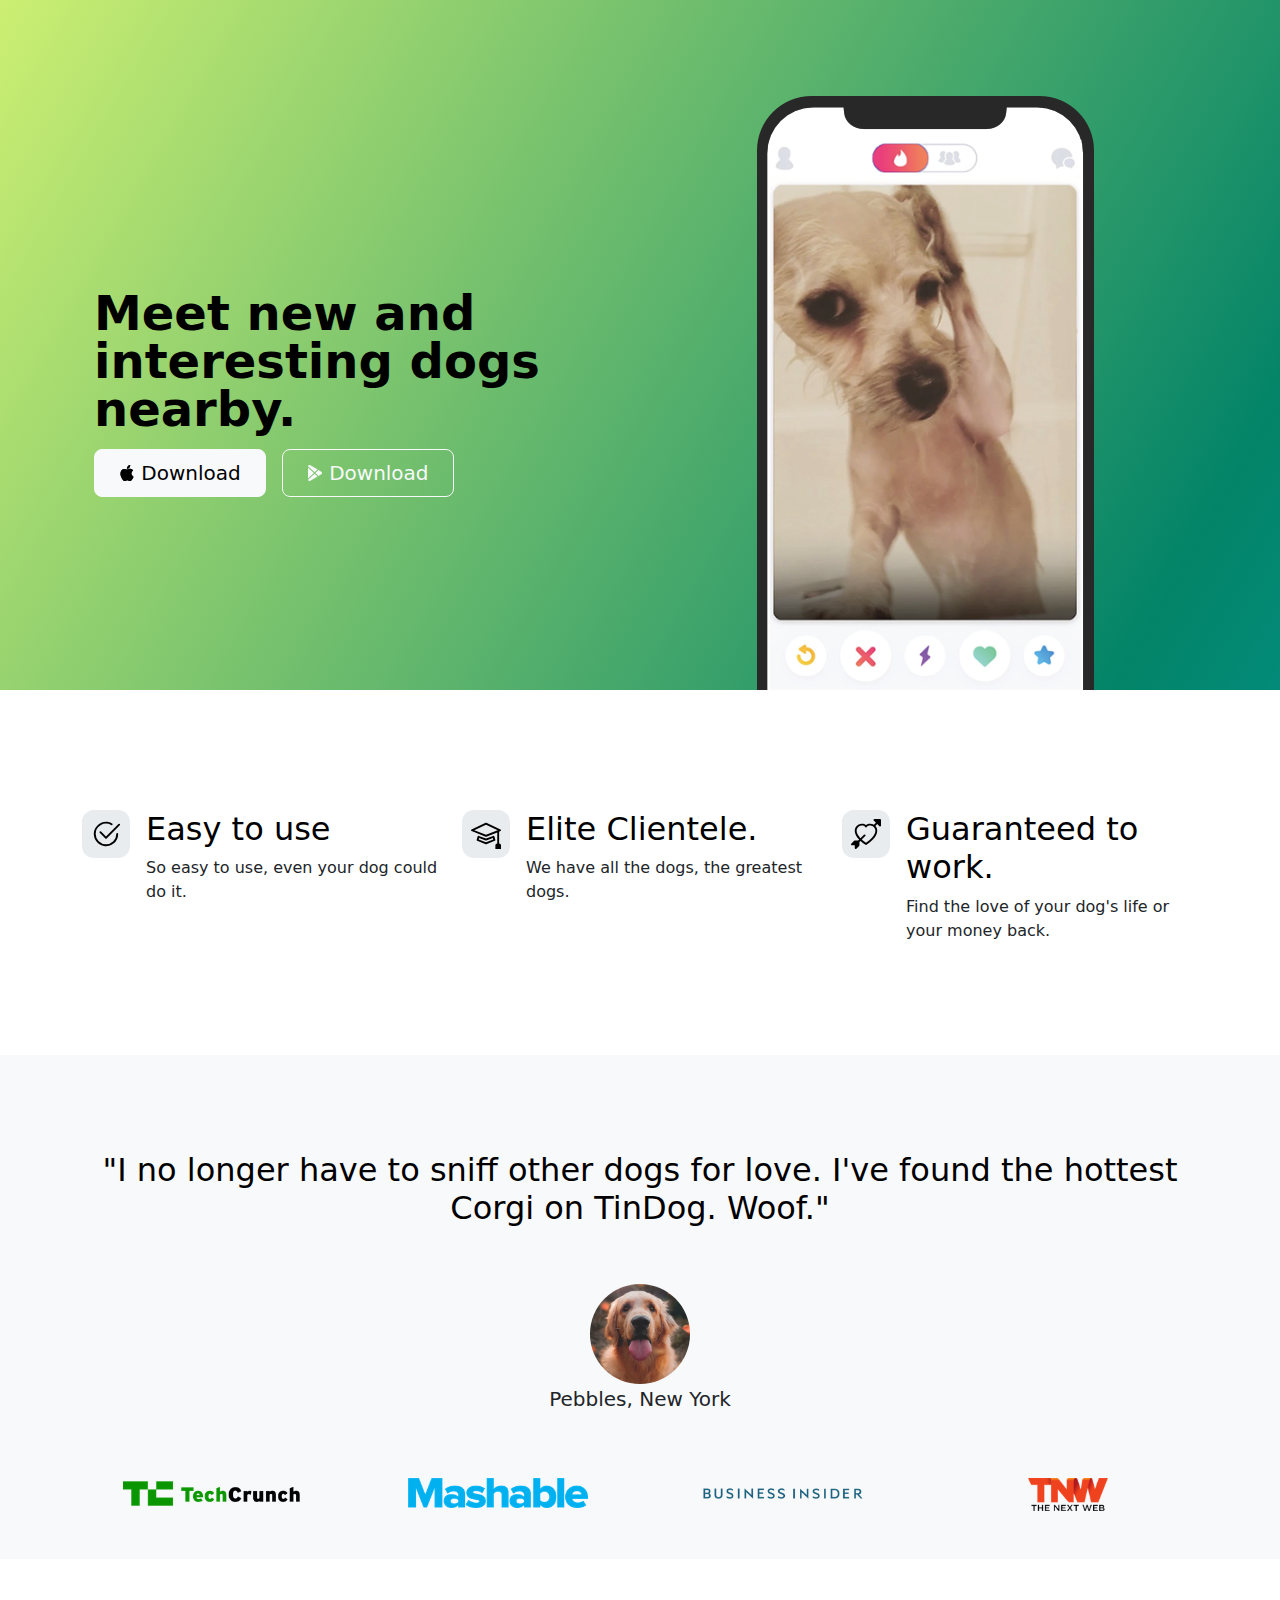
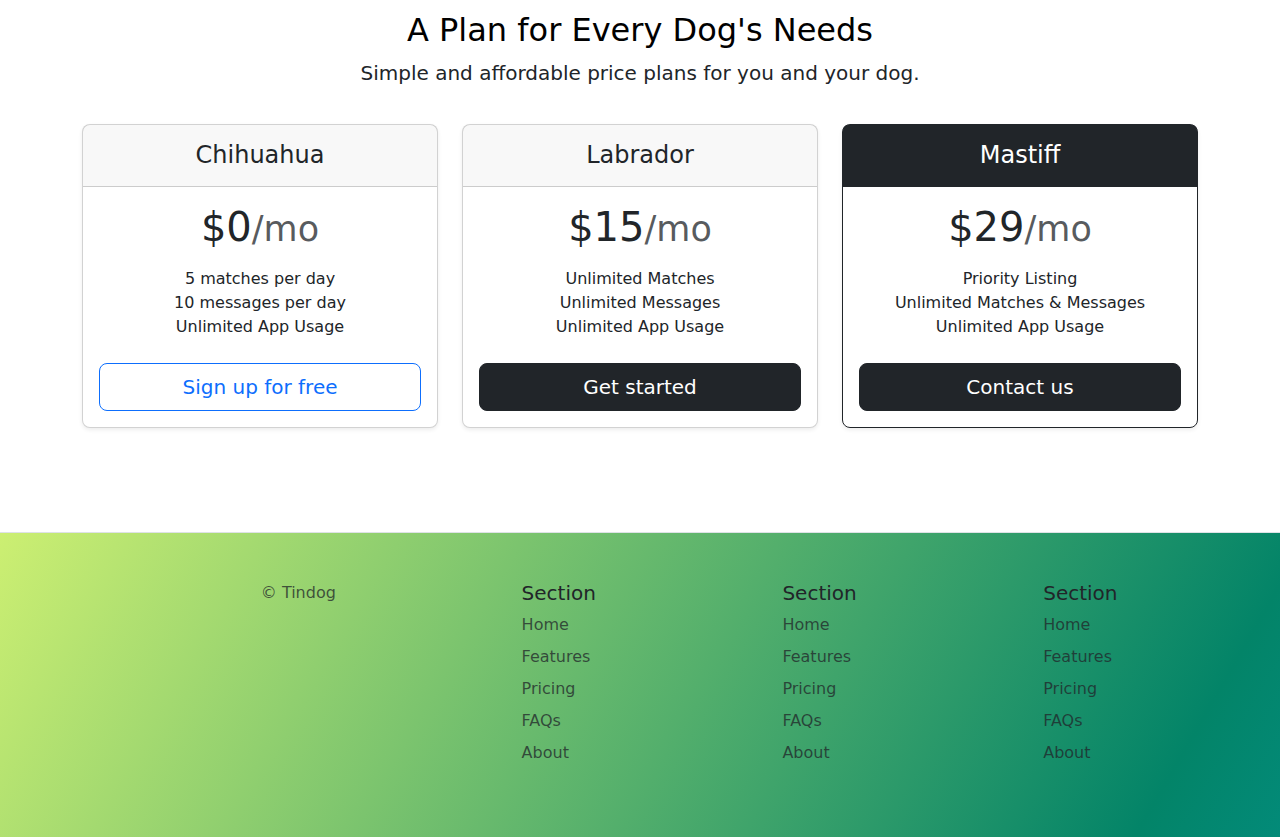
<file: index.html>
<!DOCTYPE html>
<html lang="en">

<head>
  <meta charset="UTF-8">
  <meta name="viewport" content="width=device-width, initial-scale=1.0">
  <link href="https://cdn.jsdelivr.net/npm/bootstrap@5.3.3/dist/css/bootstrap.min.css" rel="stylesheet" integrity="sha384-QWTKZyjpPEjISv5WaRU9OFeRpok6YctnYmDr5pNlyT2bRjXh0JMhjY6hW+ALEwIH" crossorigin="anonymous">
  <link rel="stylesheet" href="./css/style.css"/>
  <title>TinDog</title>
</head>

<body>

  <!-- Title -->
  <section class="gradient-background" id="title">
    <div class="container col-xxl-8 px-4 pt-5">
      <div class="row flex-lg-row-reverse align-items-center g-5 pt-5">
        <div class="col-10 col-sm-8 col-lg-6">
          <img src="./images/iphone.png" class="d-block mx-lg-auto img-fluid" alt="Bootstrap Themes"  loading="lazy">
        </div>
        <div class="col-lg-6">
          <h1 class="display-5 fw-bold text-body-emphasis lh-1 mb-3">Meet new and interesting dogs nearby.</h1>
          <div class="d-grid gap-2 d-md-flex justify-content-md-start">
            <button type="button" class="btn btn-light btn-lg px-4 me-md-2" fdprocessedid="4q83fd">
              <svg xmlns="http://www.w3.org/2000/svg" width="16" height="16" fill="currentColor"
              class="bi bi-apple mb-1" viewBox="0 0 16 16">
                <path
                d="M11.182.008C11.148-.03 9.923.023 8.857 1.18c-1.066 1.156-.902 2.482-.878 2.516.024.034 1.52.087 2.475-1.258.955-1.345.762-2.391.728-2.43Zm3.314 11.733c-.048-.096-2.325-1.234-2.113-3.422.212-2.189 1.675-2.789 1.698-2.854.023-.065-.597-.79-1.254-1.157a3.692 3.692 0 0 0-1.563-.434c-.108-.003-.483-.095-1.254.116-.508.139-1.653.589-1.968.607-.316.018-1.256-.522-2.267-.665-.647-.125-1.333.131-1.824.328-.49.196-1.422.754-2.074 2.237-.652 1.482-.311 3.83-.067 4.56.244.729.625 1.924 1.273 2.796.576.984 1.34 1.667 1.659 1.899.319.232 1.219.386 1.843.067.502-.308 1.408-.485 1.766-.472.357.013 1.061.154 1.782.539.571.197 1.111.115 1.652-.105.541-.221 1.324-1.059 2.238-2.758.347-.79.505-1.217.473-1.282Z" />
                <path
                d="M11.182.008C11.148-.03 9.923.023 8.857 1.18c-1.066 1.156-.902 2.482-.878 2.516.024.034 1.52.087 2.475-1.258.955-1.345.762-2.391.728-2.43Zm3.314 11.733c-.048-.096-2.325-1.234-2.113-3.422.212-2.189 1.675-2.789 1.698-2.854.023-.065-.597-.79-1.254-1.157a3.692 3.692 0 0 0-1.563-.434c-.108-.003-.483-.095-1.254.116-.508.139-1.653.589-1.968.607-.316.018-1.256-.522-2.267-.665-.647-.125-1.333.131-1.824.328-.49.196-1.422.754-2.074 2.237-.652 1.482-.311 3.83-.067 4.56.244.729.625 1.924 1.273 2.796.576.984 1.34 1.667 1.659 1.899.319.232 1.219.386 1.843.067.502-.308 1.408-.485 1.766-.472.357.013 1.061.154 1.782.539.571.197 1.111.115 1.652-.105.541-.221 1.324-1.059 2.238-2.758.347-.79.505-1.217.473-1.282Z" />
              </svg>  
              Download
            </button>
            <button type="button" class="btn btn-outline-light btn-lg px-4" fdprocessedid="7zc3rw">
              <svg xmlns="http://www.w3.org/2000/svg" width="16" height="16" fill="currentColor"
                class="bi bi-google-play mb-1" viewBox="0 0 16 16">
                  <path
                  d="M14.222 9.374c1.037-.61 1.037-2.137 0-2.748L11.528 5.04 8.32 8l3.207 2.96 2.694-1.586Zm-3.595 2.116L7.583 8.68 1.03 14.73c.201 1.029 1.36 1.61 2.303 1.055l7.294-4.295ZM1 13.396V2.603L6.846 8 1 13.396ZM1.03 1.27l6.553 6.05 3.044-2.81L3.333.215C2.39-.341 1.231.24 1.03 1.27Z" />
              </svg>
              Download
            
            </button>
          </div>
        </div>
      </div>
    </div>
  </section>
  <!-- Features -->
  <section class="container" id="features">
    <div class="row g-4 py-5 my-5 row-cols-1 row-cols-lg-3">
      <div class="col d-flex align-items-start">
        <div class="icon-square text-body-emphasis bg-body-secondary d-inline-flex align-items-center justify-content-center fs-4 flex-shrink-0 me-3">
          <svg xmlns="http://www.w3.org/2000/svg" height="30" fill="currentColor" class="bi bi-check2-circle"
              viewBox="0 0 16 16">
            <path d="M2.5 8a5.5 5.5 0 0 1 8.25-4.764.5.5 0 0 0 .5-.866A6.5 6.5 0 1 0 14.5 8a.5.5 0 0 0-1 0 5.5 5.5 0 1 1-11 0z" />
            <path d="M15.354 3.354a.5.5 0 0 0-.708-.708L8 9.293 5.354 6.646a.5.5 0 1 0-.708.708l3 3a.5.5 0 0 0 .708 0l7-7z" />
          </svg>
        </div>
        <div>
          <h3 class="fs-2 text-body-emphasis">Easy to use</h3>
          <p>So easy to use, even your dog could do it.</p>
        </div>
      </div>
      <div class="col d-flex align-items-start">
        <div class="icon-square text-body-emphasis bg-body-secondary d-inline-flex align-items-center justify-content-center fs-4 flex-shrink-0 me-3">
          <svg xmlns="http://www.w3.org/2000/svg" height="30" fill="currentColor" class="bi bi-mortarboard" viewBox="0 0 16 16">
            <path d="M8.211 2.047a.5.5 0 0 0-.422 0l-7.5 3.5a.5.5 0 0 0 .025.917l7.5 3a.5.5 0 0 0 .372 0L14 7.14V13a1 1 0 0 0-1 1v2h3v-2a1 1 0 0 0-1-1V6.739l.686-.275a.5.5 0 0 0 .025-.917l-7.5-3.5ZM8 8.46 1.758 5.965 8 3.052l6.242 2.913L8 8.46Z"/>
            <path d="M4.176 9.032a.5.5 0 0 0-.656.327l-.5 1.7a.5.5 0 0 0 .294.605l4.5 1.8a.5.5 0 0 0 .372 0l4.5-1.8a.5.5 0 0 0 .294-.605l-.5-1.7a.5.5 0 0 0-.656-.327L8 10.466 4.176 9.032Zm-.068 1.873.22-.748 3.496 1.311a.5.5 0 0 0 .352 0l3.496-1.311.22.748L8 12.46l-3.892-1.556Z"/>
          </svg>
        </div>
        <div>
          <h3 class="fs-2 text-body-emphasis">Elite Clientele.</h3>
          <p>We have all the dogs, the greatest dogs.</p>
        </div>
      </div>
      <div class="col d-flex align-items-start">
        <div class="icon-square text-body-emphasis bg-body-secondary d-inline-flex align-items-center justify-content-center fs-4 flex-shrink-0 me-3">
          <svg xmlns="http://www.w3.org/2000/svg" height="30" fill="currentColor" class="bi bi-arrow-through-heart"
              viewBox="0 0 16 16">
            <path fill-rule="evenodd"
                d="M2.854 15.854A.5.5 0 0 1 2 15.5V14H.5a.5.5 0 0 1-.354-.854l1.5-1.5A.5.5 0 0 1 2 11.5h1.793l.53-.53c-.771-.802-1.328-1.58-1.704-2.32-.798-1.575-.775-2.996-.213-4.092C3.426 2.565 6.18 1.809 8 3.233c1.25-.98 2.944-.928 4.212-.152L13.292 2 12.147.854A.5.5 0 0 1 12.5 0h3a.5.5 0 0 1 .5.5v3a.5.5 0 0 1-.854.354L14 2.707l-1.006 1.006c.236.248.44.531.6.845.562 1.096.585 2.517-.213 4.092-.793 1.563-2.395 3.288-5.105 5.08L8 13.912l-.276-.182a21.86 21.86 0 0 1-2.685-2.062l-.539.54V14a.5.5 0 0 1-.146.354l-1.5 1.5Zm2.893-4.894A20.419 20.419 0 0 0 8 12.71c2.456-1.666 3.827-3.207 4.489-4.512.679-1.34.607-2.42.215-3.185-.817-1.595-3.087-2.054-4.346-.761L8 4.62l-.358-.368c-1.259-1.293-3.53-.834-4.346.761-.392.766-.464 1.845.215 3.185.323.636.815 1.33 1.519 2.065l1.866-1.867a.5.5 0 1 1 .708.708L5.747 10.96Z" />
          </svg>
        </div>
        <div>
          <h3 class="fs-2 text-body-emphasis">Guaranteed to work.</h3>
          <p>Find the love of your dog's life or your money back.</p>
        </div>
      </div>
    </div>
  </section>
  <!-- Testimonial -->
  <section id="testimonial">
    <div class="my-5">
      <div class="p-5 text-center bg-body-tertiary">
        <div class="container py-5">
          <h2 class="text-body-emphasis">"I no longer have to sniff other dogs for love. I've found the hottest Corgi on TinDog. Woof."</h2>
          <br/>
          <br/>
          <img class="rounded-circle" alt="dog" src="./images/dog-img.jpg" height="100px"/>
          <p class="col-lg-8 mx-auto lead">
            Pebbles, New York
          </p>
        </div>
        <div class="container text-center">
          <div class="row">
            <div class="col">
              <img src="./images/techcrunch.png" width="180rem">
            </div>
            <div class="col">
              <img src="./images/mashable.png" width="180rem">
            </div>
            <div class="col">
              <img src="./images/bizinsider.png" width="180rem">
            </div>
            <div class="col">
              <img src="./images/tnw.png" width="80rem">
            </div>
          </div>
        </div>
      </div>
    </div>
  </section>
  <!-- Pricing -->
  <section id="pricing">
    <div class="text-center">
      <div class="container py-1">
        <h2 class="text-body-emphasis">A Plan for Every Dog's Needs</h2>
        <p class="col-lg-8 mx-auto lead">
          Simple and affordable price plans for you and your dog.
        </p>
      </div>
    </div>
    <div class="container py-3">
        <div class="row row-cols-1 row-cols-md-3 mb-3 text-center">
          <div class="col">
            <div class="card mb-4 rounded-3 shadow-sm">
              <div class="card-header py-3">
                <h4 class="my-0 fw-normal">Chihuahua</h4>
              </div>
              <div class="card-body">
                <h1 class="card-title pricing-card-title">$0<small class="text-body-secondary fw-light">/mo</small></h1>
                <ul class="list-unstyled mt-3 mb-4">
                  <li>5 matches per day</li>
                  <li>10 messages per day</li>
                  <li>Unlimited App Usage</li>
                </ul>
                <button type="button" class="w-100 btn btn-lg btn-outline-primary">Sign up for free</button>
              </div>
            </div>
          </div>
          <div class="col">
            <div class="card mb-4 rounded-3 shadow-sm">
              <div class="card-header py-3">
                <h4 class="my-0 fw-normal">Labrador</h4>
              </div>
              <div class="card-body">
                <h1 class="card-title pricing-card-title">$15<small class="text-body-secondary fw-light">/mo</small></h1>
                <ul class="list-unstyled mt-3 mb-4">
                  <li>Unlimited Matches</li>
                  <li>Unlimited Messages</li>
                  <li>Unlimited App Usage</li>
                </ul>
                <button type="button" class="w-100 btn btn-lg btn-dark">Get started</button>
              </div>
            </div>
          </div>
          <div class="col">
            <div class="card mb-4 rounded-3 shadow-sm border-dark">
              <div class="card-header py-3 text-bg-dark border-dark">
                <h4 class="my-0 fw-normal">Mastiff</h4>
              </div>
              <div class="card-body">
                <h1 class="card-title pricing-card-title">$29<small class="text-body-secondary fw-light">/mo</small></h1>
                <ul class="list-unstyled mt-3 mb-4">
                  <li>Priority Listing</li>
                  <li>Unlimited Matches & Messages</li>
                  <li>Unlimited App Usage</li>
                </ul>
                <button type="button" class="w-100 btn btn-lg btn-dark">Contact us</button>
              </div>
            </div>
          </div>
        </div>
  </section>
  <!-- Footer -->
  <section class="gradient-background" id="footer">
    <footer class="row row-cols-1 row-cols-sm-2 row-cols-md-5 py-5 mt-5 border-top">
      <div class="col mb-3">
        <a href="/" class="d-flex align-items-center mb-3 link-body-emphasis text-decoration-none">
          <svg class="bi me-2" width="40" height="32"><use xlink:href="#bootstrap"></use></svg>
        </a>
        
      </div>
  
      <div class="col mb-3">
        <p class="text-body-secondary pl-5">© Tindog</p>
      </div>
  
      <div class="col mb-3">
        <h5>Section</h5>
        <ul class="nav flex-column">
          <li class="nav-item mb-2"><a href="#" class="nav-link p-0 text-body-secondary">Home</a></li>
          <li class="nav-item mb-2"><a href="#" class="nav-link p-0 text-body-secondary">Features</a></li>
          <li class="nav-item mb-2"><a href="#" class="nav-link p-0 text-body-secondary">Pricing</a></li>
          <li class="nav-item mb-2"><a href="#" class="nav-link p-0 text-body-secondary">FAQs</a></li>
          <li class="nav-item mb-2"><a href="#" class="nav-link p-0 text-body-secondary">About</a></li>
        </ul>
      </div>
  
      <div class="col mb-3">
        <h5>Section</h5>
        <ul class="nav flex-column">
          <li class="nav-item mb-2"><a href="#" class="nav-link p-0 text-body-secondary">Home</a></li>
          <li class="nav-item mb-2"><a href="#" class="nav-link p-0 text-body-secondary">Features</a></li>
          <li class="nav-item mb-2"><a href="#" class="nav-link p-0 text-body-secondary">Pricing</a></li>
          <li class="nav-item mb-2"><a href="#" class="nav-link p-0 text-body-secondary">FAQs</a></li>
          <li class="nav-item mb-2"><a href="#" class="nav-link p-0 text-body-secondary">About</a></li>
        </ul>
      </div>
  
      <div class="col mb-3">
        <h5>Section</h5>
        <ul class="nav flex-column">
          <li class="nav-item mb-2"><a href="#" class="nav-link p-0 text-body-secondary">Home</a></li>
          <li class="nav-item mb-2"><a href="#" class="nav-link p-0 text-body-secondary">Features</a></li>
          <li class="nav-item mb-2"><a href="#" class="nav-link p-0 text-body-secondary">Pricing</a></li>
          <li class="nav-item mb-2"><a href="#" class="nav-link p-0 text-body-secondary">FAQs</a></li>
          <li class="nav-item mb-2"><a href="#" class="nav-link p-0 text-body-secondary">About</a></li>
        </ul>
      </div>
    </footer>
  </section>
</body>

</html>
</file>
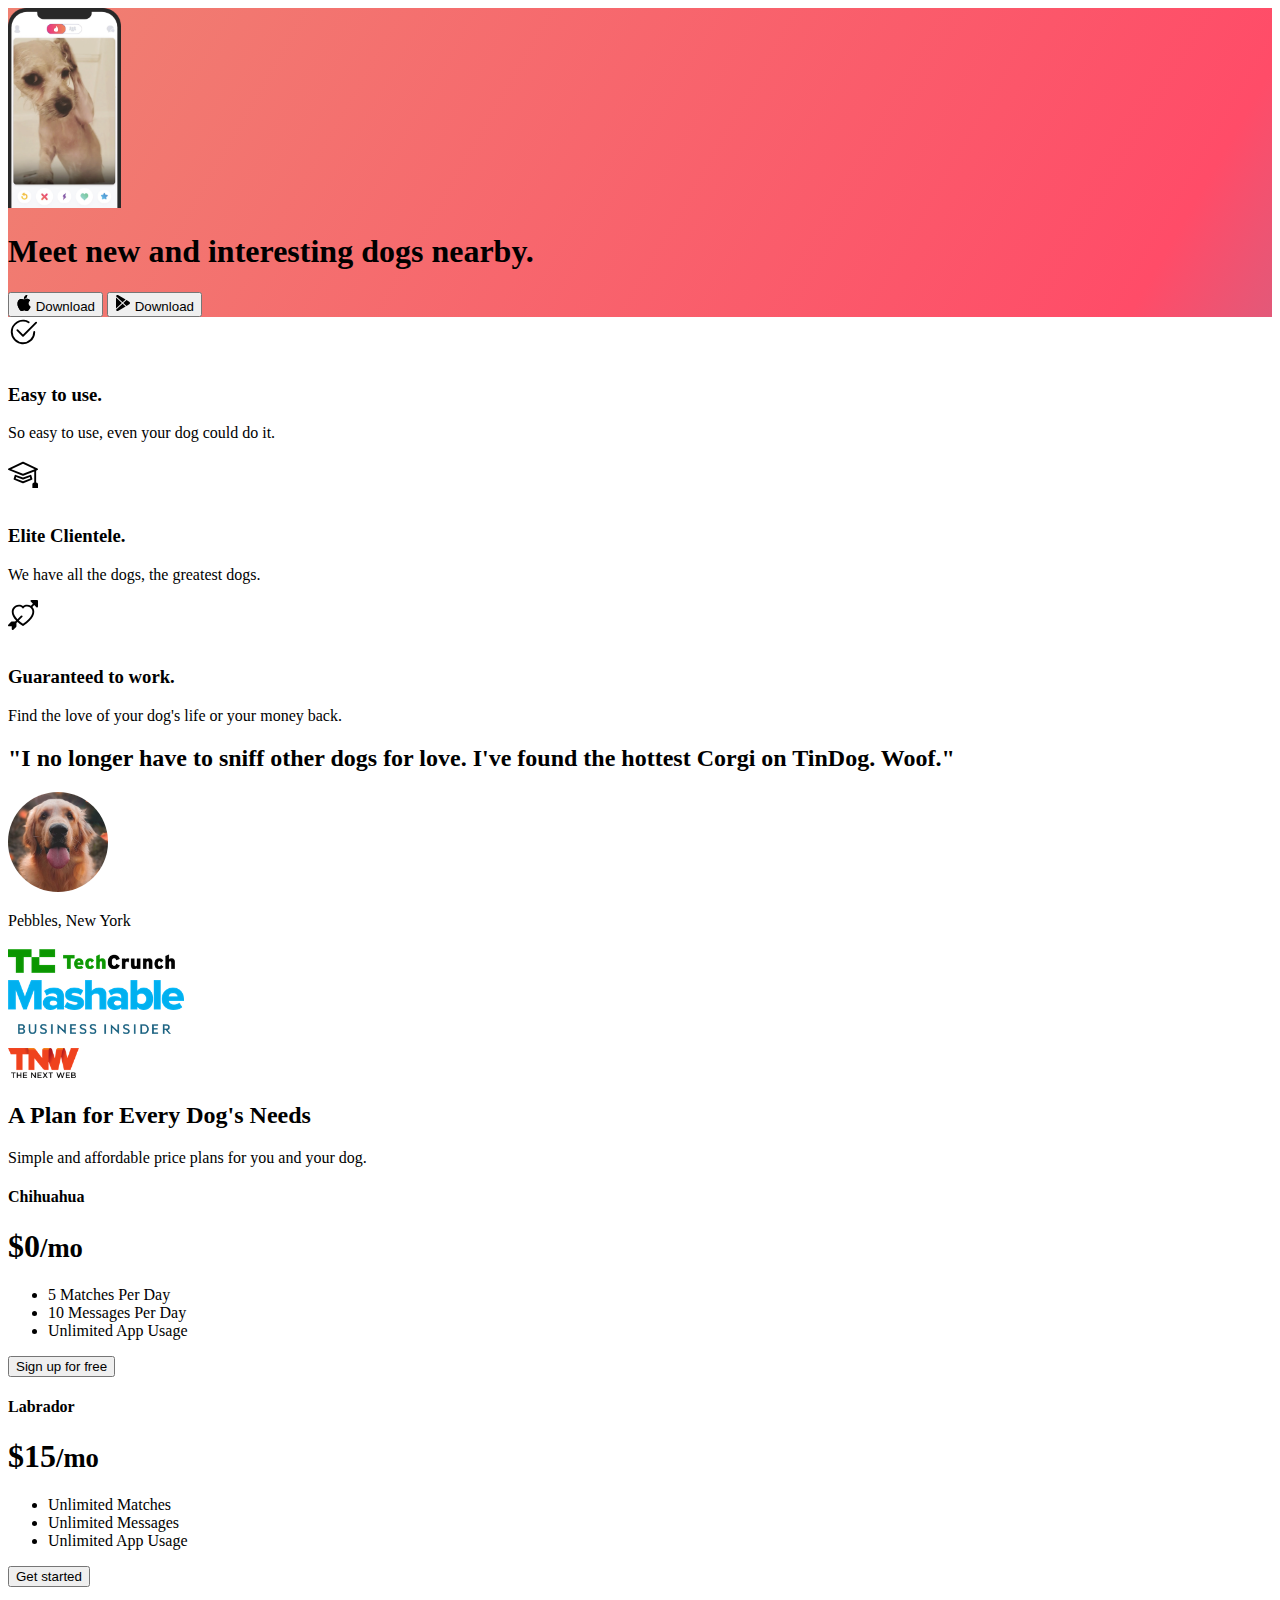
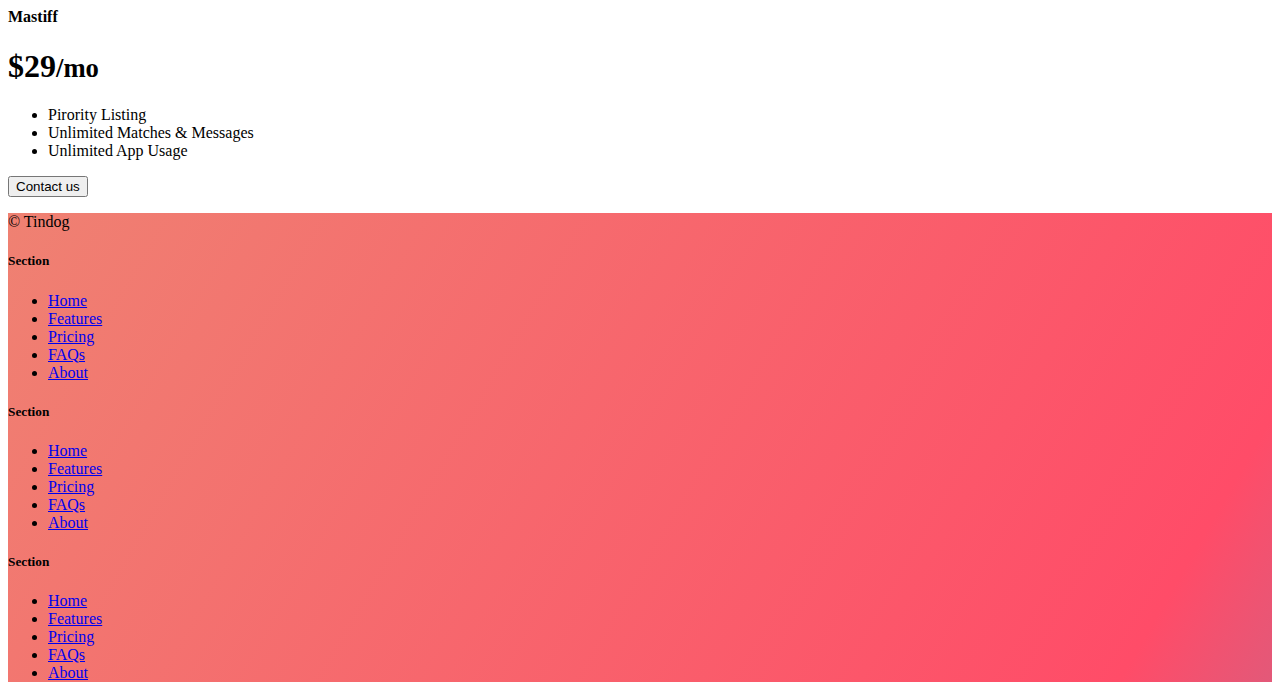
<file: solution.html>
<!DOCTYPE html>
<html lang="en">

<head>
  <meta charset="UTF-8">
  <meta name="viewport" content="width=device-width, initial-scale=1.0">
  <title>TinDog</title>
  <link href="https://cdn.jsdelivr.net/npm/bootstrap@5.3.0-alpha3/dist/css/bootstrap.min.css" rel="stylesheet"
    integrity="sha384-KK94CHFLLe+nY2dmCWGMq91rCGa5gtU4mk92HdvYe+M/SXH301p5ILy+dN9+nJOZ" crossorigin="anonymous">
  <link rel="stylesheet" href="./css/solution.css">
</head>

<body>


  <!-- Title -->
  <section id="title" class="gradient-background">

    <div class="container col-xxl-8 px-4 pt-5">
      <div class="row flex-lg-row-reverse align-items-center g-5 pt-5">
        <div class="col-10 col-sm-8 col-lg-6">
          <img src="./images/iphone.png" class="d-block mx-lg-auto img-fluid" alt="Bootstrap Themes" height="200"
            loading="lazy">
        </div>
        <div class="col-lg-6">
          <h1 class="display-5 fw-bold text-body-emphasis lh-1 mb-3">Meet new and interesting dogs nearby.</h1>

          <div class="d-grid gap-2 d-md-flex justify-content-md-start">
            <button type="button" class="btn btn-light btn-lg px-4 me-md-2"><svg xmlns="http://www.w3.org/2000/svg"
                width="16" height="16" fill="currentColor" class="bi bi-apple mb-1" viewBox="0 0 16 16">
                <path
                  d="M11.182.008C11.148-.03 9.923.023 8.857 1.18c-1.066 1.156-.902 2.482-.878 2.516.024.034 1.52.087 2.475-1.258.955-1.345.762-2.391.728-2.43Zm3.314 11.733c-.048-.096-2.325-1.234-2.113-3.422.212-2.189 1.675-2.789 1.698-2.854.023-.065-.597-.79-1.254-1.157a3.692 3.692 0 0 0-1.563-.434c-.108-.003-.483-.095-1.254.116-.508.139-1.653.589-1.968.607-.316.018-1.256-.522-2.267-.665-.647-.125-1.333.131-1.824.328-.49.196-1.422.754-2.074 2.237-.652 1.482-.311 3.83-.067 4.56.244.729.625 1.924 1.273 2.796.576.984 1.34 1.667 1.659 1.899.319.232 1.219.386 1.843.067.502-.308 1.408-.485 1.766-.472.357.013 1.061.154 1.782.539.571.197 1.111.115 1.652-.105.541-.221 1.324-1.059 2.238-2.758.347-.79.505-1.217.473-1.282Z" />
                <path
                  d="M11.182.008C11.148-.03 9.923.023 8.857 1.18c-1.066 1.156-.902 2.482-.878 2.516.024.034 1.52.087 2.475-1.258.955-1.345.762-2.391.728-2.43Zm3.314 11.733c-.048-.096-2.325-1.234-2.113-3.422.212-2.189 1.675-2.789 1.698-2.854.023-.065-.597-.79-1.254-1.157a3.692 3.692 0 0 0-1.563-.434c-.108-.003-.483-.095-1.254.116-.508.139-1.653.589-1.968.607-.316.018-1.256-.522-2.267-.665-.647-.125-1.333.131-1.824.328-.49.196-1.422.754-2.074 2.237-.652 1.482-.311 3.83-.067 4.56.244.729.625 1.924 1.273 2.796.576.984 1.34 1.667 1.659 1.899.319.232 1.219.386 1.843.067.502-.308 1.408-.485 1.766-.472.357.013 1.061.154 1.782.539.571.197 1.111.115 1.652-.105.541-.221 1.324-1.059 2.238-2.758.347-.79.505-1.217.473-1.282Z" />
              </svg> Download</button>
            <button type="button" class="btn btn-outline-light btn-lg px-4"><svg xmlns="http://www.w3.org/2000/svg"
                width="16" height="16" fill="currentColor" class="bi bi-google-play mb-1" viewBox="0 0 16 16">
                <path
                  d="M14.222 9.374c1.037-.61 1.037-2.137 0-2.748L11.528 5.04 8.32 8l3.207 2.96 2.694-1.586Zm-3.595 2.116L7.583 8.68 1.03 14.73c.201 1.029 1.36 1.61 2.303 1.055l7.294-4.295ZM1 13.396V2.603L6.846 8 1 13.396ZM1.03 1.27l6.553 6.05 3.044-2.81L3.333.215C2.39-.341 1.231.24 1.03 1.27Z" />
              </svg> Download</button>
          </div>
        </div>
      </div>
    </div>
  </section>
  <!-- Features -->
  <section id="features">
    <div class="container mt-5">
      <div class="row g-4 py-5 row-cols-1 row-cols-lg-3">
        <div class="col d-flex align-items-start">
          <div
            class="icon-square text-body-emphasis bg-body-secondary d-inline-flex align-items-center justify-content-center fs-4 flex-shrink-0 me-3">
            <svg xmlns="http://www.w3.org/2000/svg" height="30" fill="currentColor" class="bi bi-check2-circle"
              viewBox="0 0 16 16">
              <path
                d="M2.5 8a5.5 5.5 0 0 1 8.25-4.764.5.5 0 0 0 .5-.866A6.5 6.5 0 1 0 14.5 8a.5.5 0 0 0-1 0 5.5 5.5 0 1 1-11 0z" />
              <path
                d="M15.354 3.354a.5.5 0 0 0-.708-.708L8 9.293 5.354 6.646a.5.5 0 1 0-.708.708l3 3a.5.5 0 0 0 .708 0l7-7z" />
            </svg>
          </div>
          <div>
            <h3 class="fs-2">Easy to use.</h3>
            <p>So easy to use, even your dog could do it.</p>

          </div>
        </div>
        <div class="col d-flex align-items-start">
          <div
            class="icon-square text-body-emphasis bg-body-secondary d-inline-flex align-items-center justify-content-center fs-4 flex-shrink-0 me-3">
            <svg xmlns="http://www.w3.org/2000/svg" height="30" fill="currentColor" class="bi bi-mortarboard"
              viewBox="0 0 16 16">
              <path
                d="M8.211 2.047a.5.5 0 0 0-.422 0l-7.5 3.5a.5.5 0 0 0 .025.917l7.5 3a.5.5 0 0 0 .372 0L14 7.14V13a1 1 0 0 0-1 1v2h3v-2a1 1 0 0 0-1-1V6.739l.686-.275a.5.5 0 0 0 .025-.917l-7.5-3.5ZM8 8.46 1.758 5.965 8 3.052l6.242 2.913L8 8.46Z" />
              <path
                d="M4.176 9.032a.5.5 0 0 0-.656.327l-.5 1.7a.5.5 0 0 0 .294.605l4.5 1.8a.5.5 0 0 0 .372 0l4.5-1.8a.5.5 0 0 0 .294-.605l-.5-1.7a.5.5 0 0 0-.656-.327L8 10.466 4.176 9.032Zm-.068 1.873.22-.748 3.496 1.311a.5.5 0 0 0 .352 0l3.496-1.311.22.748L8 12.46l-3.892-1.556Z" />
            </svg>
          </div>
          <div>
            <h3 class="fs-2">Elite Clientele.</h3>
            <p>We have all the dogs, the greatest dogs.</p>

          </div>
        </div>
        <div class="col d-flex align-items-start">
          <div
            class="icon-square text-body-emphasis bg-body-secondary d-inline-flex align-items-center justify-content-center fs-4 flex-shrink-0 me-3">
            <svg xmlns="http://www.w3.org/2000/svg" height="30" fill="currentColor" class="bi bi-arrow-through-heart"
              viewBox="0 0 16 16">
              <path fill-rule="evenodd"
                d="M2.854 15.854A.5.5 0 0 1 2 15.5V14H.5a.5.5 0 0 1-.354-.854l1.5-1.5A.5.5 0 0 1 2 11.5h1.793l.53-.53c-.771-.802-1.328-1.58-1.704-2.32-.798-1.575-.775-2.996-.213-4.092C3.426 2.565 6.18 1.809 8 3.233c1.25-.98 2.944-.928 4.212-.152L13.292 2 12.147.854A.5.5 0 0 1 12.5 0h3a.5.5 0 0 1 .5.5v3a.5.5 0 0 1-.854.354L14 2.707l-1.006 1.006c.236.248.44.531.6.845.562 1.096.585 2.517-.213 4.092-.793 1.563-2.395 3.288-5.105 5.08L8 13.912l-.276-.182a21.86 21.86 0 0 1-2.685-2.062l-.539.54V14a.5.5 0 0 1-.146.354l-1.5 1.5Zm2.893-4.894A20.419 20.419 0 0 0 8 12.71c2.456-1.666 3.827-3.207 4.489-4.512.679-1.34.607-2.42.215-3.185-.817-1.595-3.087-2.054-4.346-.761L8 4.62l-.358-.368c-1.259-1.293-3.53-.834-4.346.761-.392.766-.464 1.845.215 3.185.323.636.815 1.33 1.519 2.065l1.866-1.867a.5.5 0 1 1 .708.708L5.747 10.96Z" />
            </svg>
          </div>
          <div>
            <h3 class="fs-2">Guaranteed to work.</h3>
            <p>Find the love of your dog's life or your money back.</p>

          </div>
        </div>
      </div>
    </div>
  </section>
  <!-- Testimonial -->
  <section id="testimonial">
    <div class="my-5">
      <div class="p-5 text-center bg-body-tertiary">
        <div class="container py-5">
          <h2 class="text-body-emphasis">"I no longer have to sniff other dogs for love. I've found the hottest Corgi on
            TinDog. Woof."</h2>
          <img class="profile-img mt-5" src="./images/dog-img.jpg" alt="dog image">
          <p class="col-lg-8 mx-auto lead mt-2">
            Pebbles, New York
          </p>
        </div>

        <div class="container">
          <div class="row">
            <div class="col-lg-3 col-sm-12">
              <img src="./images/techcrunch.png" alt="techcrunch" height="30">
            </div>
            <div class="col-lg-3 col-sm-12">
              <img src="./images/mashable.png" alt="mashable" height="30">
            </div>
            <div class="col-lg-3 col-sm-12">
              <img src="./images/bizinsider.png" alt="bizinsider" height="30">
            </div>
            <div class="col-lg-3 col-sm-12">
              <img src="./images/tnw.png" alt="tnw" height="30">
            </div>
          </div>
        </div>
      </div>
    </div>
  </section>
  <!-- Pricing -->
  <section id="pricing">
    <div class="container">
      <div class="pricing-header p-3 pb-md-4 mx-auto text-center">
        <h2 class="display-4 fw-normal">A Plan for Every Dog's Needs</h2>
        <p class="fs-5 text-body-secondary">Simple and affordable price plans for you and your dog.
      </div>
      <div class="row row-cols-1 row-cols-md-3 mb-3 text-center">
        <div class="col">
          <div class="card mb-4 rounded-3 shadow-sm">
            <div class="card-header py-3">
              <h4 class="my-0 fw-normal">Chihuahua</h4>
            </div>
            <div class="card-body">
              <h1 class="card-title pricing-card-title">$0<small class="text-body-secondary fw-light">/mo</small></h1>
              <ul class="list-unstyled mt-3 mb-4">
                <li>5 Matches Per Day</li>
                <li>10 Messages Per Day</li>
                <li>Unlimited App Usage</li>
              </ul>
              <button type="button" class="w-100 btn btn-lg btn-outline-dark">Sign up for free</button>
            </div>
          </div>
        </div>
        <div class="col">
          <div class="card mb-4 rounded-3 shadow-sm">
            <div class="card-header py-3">
              <h4 class="my-0 fw-normal">Labrador</h4>
            </div>
            <div class="card-body">
              <h1 class="card-title pricing-card-title">$15<small class="text-body-secondary fw-light">/mo</small></h1>
              <ul class="list-unstyled mt-3 mb-4">
                <li>Unlimited Matches</li>
                <li>Unlimited Messages</li>
                <li>Unlimited App Usage</li>
              </ul>
              <button type="button" class="w-100 btn btn-lg btn-dark">Get started</button>
            </div>
          </div>
        </div>
        <div class="col">
          <div class="card mb-4 rounded-3 shadow-sm border-dark">
            <div class="card-header py-3 text-bg-dark border-dark">
              <h4 class="my-0 fw-normal">Mastiff</h4>
            </div>
            <div class="card-body">
              <h1 class="card-title pricing-card-title">$29<small class="text-body-secondary fw-light">/mo</small></h1>
              <ul class="list-unstyled mt-3 mb-4">
                <li>Pirority Listing</li>
                <li>Unlimited Matches & Messages</li>
                <li>Unlimited App Usage</li>
              </ul>
              <button type="button" class="w-100 btn btn-lg btn-dark">Contact us</button>
            </div>
          </div>
        </div>
      </div>
    </div>
  </section>
  <!-- Footer -->
  <section id="contact" class="gradient-background">
    <div class="container ">
      <footer class="row row-cols-1 row-cols-sm-2 row-cols-md-5 py-5 mt-5 border-top">
        <div class="col mb-3">

          <p class="text-body-secondary">© Tindog</p>
        </div>

        <div class="col mb-3">

        </div>

        <div class="col mb-3">
          <h5>Section</h5>
          <ul class="nav flex-column">
            <li class="nav-item mb-2"><a href="#" class="nav-link p-0 text-body-secondary">Home</a></li>
            <li class="nav-item mb-2"><a href="#" class="nav-link p-0 text-body-secondary">Features</a></li>
            <li class="nav-item mb-2"><a href="#" class="nav-link p-0 text-body-secondary">Pricing</a></li>
            <li class="nav-item mb-2"><a href="#" class="nav-link p-0 text-body-secondary">FAQs</a></li>
            <li class="nav-item mb-2"><a href="#" class="nav-link p-0 text-body-secondary">About</a></li>
          </ul>
        </div>

        <div class="col mb-3">
          <h5>Section</h5>
          <ul class="nav flex-column">
            <li class="nav-item mb-2"><a href="#" class="nav-link p-0 text-body-secondary">Home</a></li>
            <li class="nav-item mb-2"><a href="#" class="nav-link p-0 text-body-secondary">Features</a></li>
            <li class="nav-item mb-2"><a href="#" class="nav-link p-0 text-body-secondary">Pricing</a></li>
            <li class="nav-item mb-2"><a href="#" class="nav-link p-0 text-body-secondary">FAQs</a></li>
            <li class="nav-item mb-2"><a href="#" class="nav-link p-0 text-body-secondary">About</a></li>
          </ul>
        </div>

        <div class="col mb-3">
          <h5>Section</h5>
          <ul class="nav flex-column">
            <li class="nav-item mb-2"><a href="#" class="nav-link p-0 text-body-secondary">Home</a></li>
            <li class="nav-item mb-2"><a href="#" class="nav-link p-0 text-body-secondary">Features</a></li>
            <li class="nav-item mb-2"><a href="#" class="nav-link p-0 text-body-secondary">Pricing</a></li>
            <li class="nav-item mb-2"><a href="#" class="nav-link p-0 text-body-secondary">FAQs</a></li>
            <li class="nav-item mb-2"><a href="#" class="nav-link p-0 text-body-secondary">About</a></li>
          </ul>
        </div>
      </footer>
    </div>
  </section>
</body>

</html>
</file>
<file: css/style.css>
.gradient-background {
  background: linear-gradient(300deg, #00bfff, #038468, #ccef72);
  background-size: 180% 180%;
  animation: gradient-animation 18s ease infinite;
}

@keyframes gradient-animation {
  0% {
    background-position: 0% 50%;
  }
  50% {
    background-position: 100% 50%;
  }
  100% {
    background-position: 0% 50%;
  }
}

.icon-square {
  width: 3rem;
  height: 3rem;
  border-radius: 0.75rem;
}

.profile-img {
  height: 100px;
  border-radius: 50%;
}
</file>
<file: css/solution.css>
.gradient-background {
  background: linear-gradient(300deg, #00bfff, #ff4c68, #ef8172);
  background-size: 180% 180%;
  animation: gradient-animation 18s ease infinite;
}

@keyframes gradient-animation {
  0% {
    background-position: 0% 50%;
  }
  50% {
    background-position: 100% 50%;
  }
  100% {
    background-position: 0% 50%;
  }
}

.icon-square {
  width: 3rem;
  height: 3rem;
  border-radius: 0.75rem;
}

.profile-img {
  border-radius: 50%;
  height: 100px;
}
</file>
